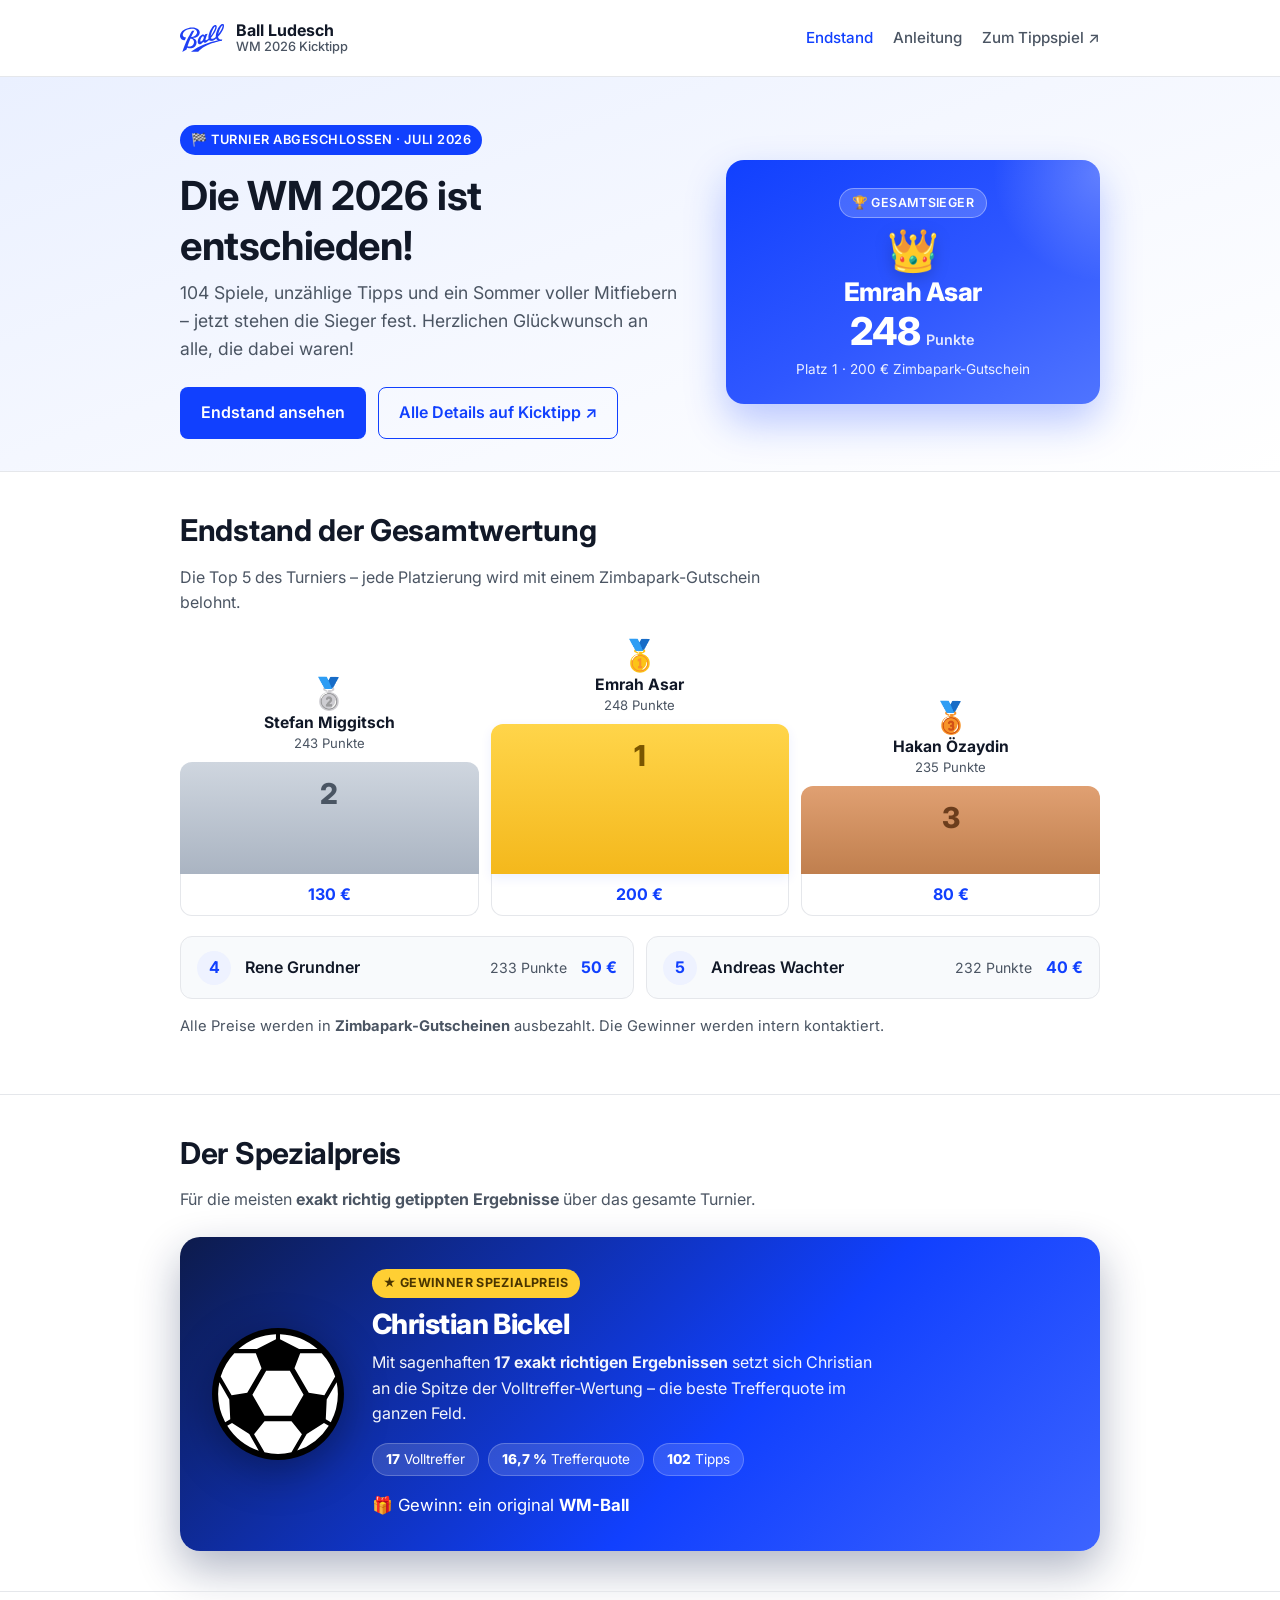
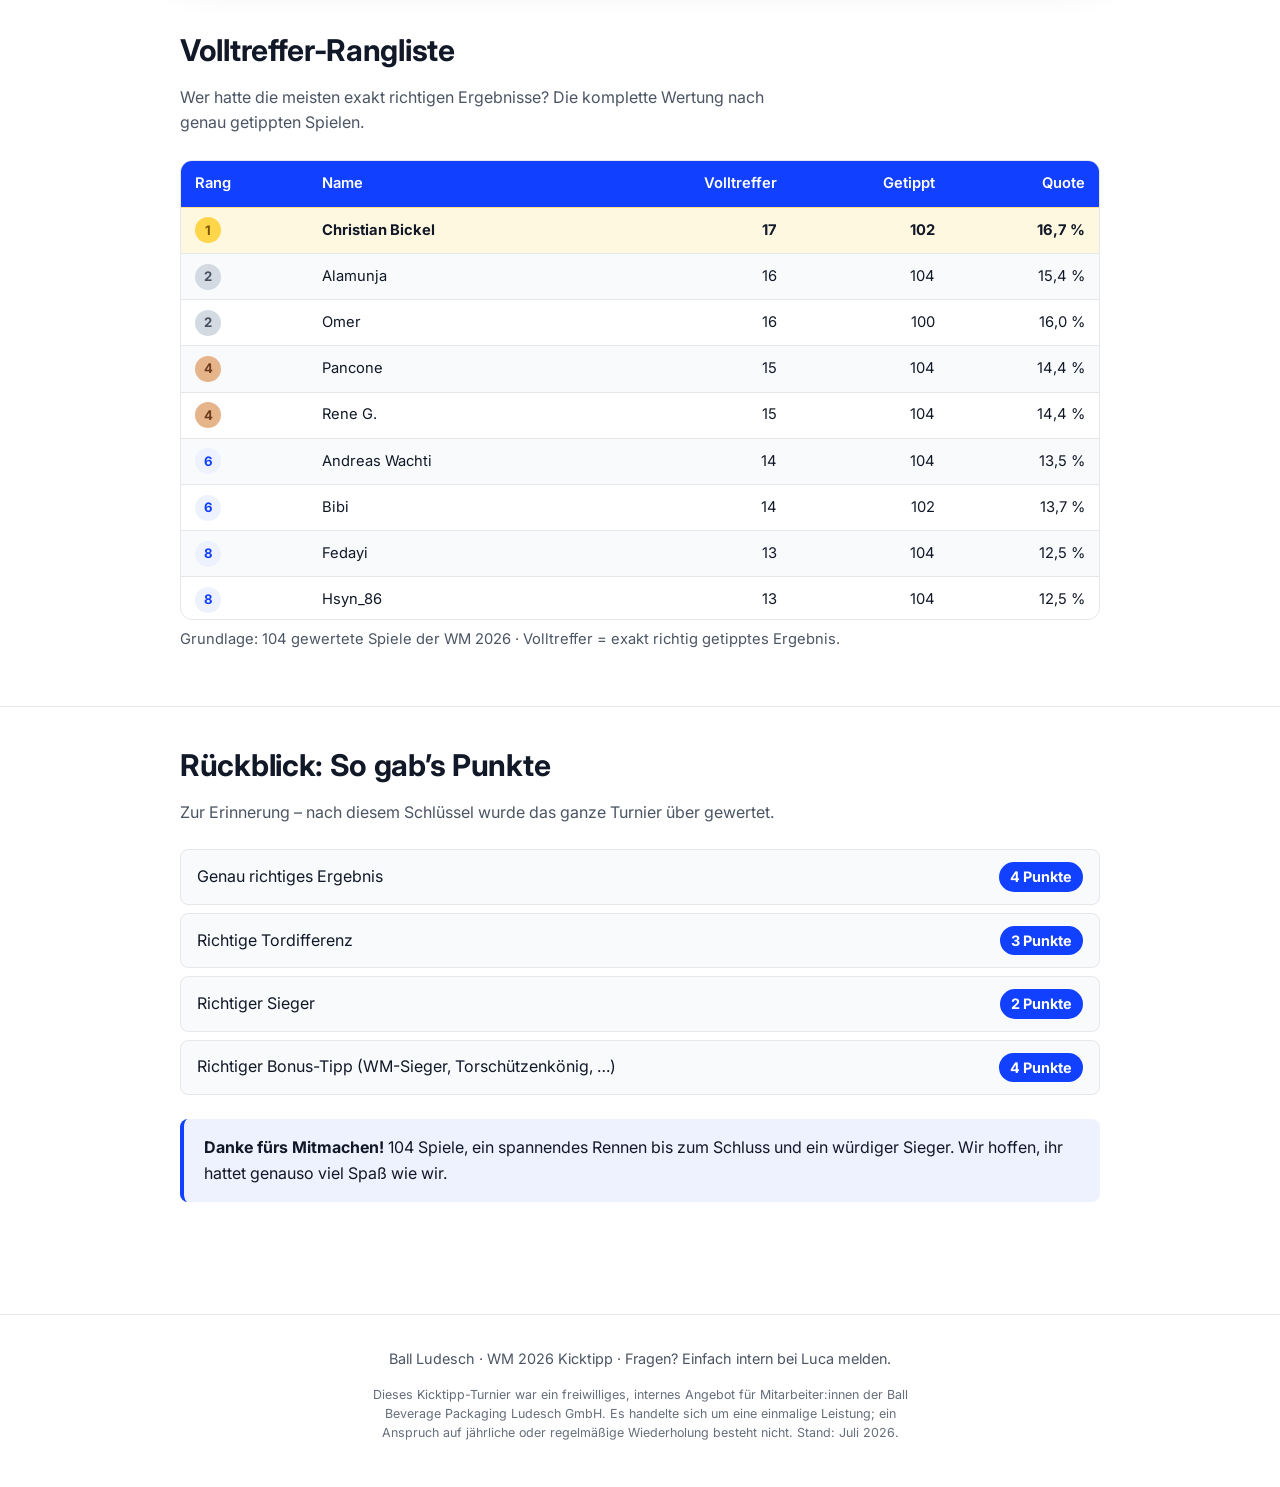
<file: index.html>
<!DOCTYPE html>
<html lang="de">
<head>
  <meta charset="UTF-8" />
  <meta name="viewport" content="width=device-width, initial-scale=1.0" />
  <meta name="description" content="WM 2026 Kicktipp von Ball Ludesch – das Turnier ist entschieden! Alle Ergebnisse, die Top 5 der Gesamtwertung und der Gewinner des Spezialpreises." />
  <meta name="theme-color" content="#1140fe" />
  <title>Endstand · WM 2026 Kicktipp · Ball Ludesch</title>

  <meta property="og:type" content="website" />
  <meta property="og:site_name" content="Ball Ludesch WM 2026 Kicktipp" />
  <meta property="og:title" content="Endstand WM 2026 Kicktipp · Ball Ludesch" />
  <meta property="og:description" content="Das Turnier ist entschieden! Alle Ergebnisse, die Top 5 und der Gewinner des Spezialpreises." />
  <meta property="og:url" content="https://luuc4.github.io/ball-ludesch-kicktipp/" />
  <meta property="og:image" content="https://luuc4.github.io/ball-ludesch-kicktipp/assets/og-image.png" />
  <meta property="og:image:width" content="1200" />
  <meta property="og:image:height" content="630" />
  <meta property="og:image:alt" content="Ball Ludesch WM 2026 Kicktipp – der Endstand" />
  <meta property="og:locale" content="de_DE" />
  <meta name="twitter:card" content="summary_large_image" />
  <meta name="twitter:title" content="Endstand WM 2026 Kicktipp · Ball Ludesch" />
  <meta name="twitter:description" content="Das Turnier ist entschieden – alle Ergebnisse auf einen Blick." />
  <meta name="twitter:image" content="https://luuc4.github.io/ball-ludesch-kicktipp/assets/og-image.png" />
  <link rel="icon" href="assets/favicon.ico" sizes="any" />
  <link rel="apple-touch-icon" href="assets/apple-touch-icon.png" />
  <link rel="manifest" href="site.webmanifest" />
  <link rel="preconnect" href="https://fonts.googleapis.com" />
  <link rel="preconnect" href="https://fonts.gstatic.com" crossorigin />
  <link href="https://fonts.googleapis.com/css2?family=Inter:wght@400;500;600;700;800&display=swap" rel="stylesheet" />
  <link rel="stylesheet" href="styles.css" />
</head>
<body>
  <header class="site-header">
    <div class="container header-inner">
      <a href="index.html" class="brand">
        <img src="assets/logo.svg" alt="Ball Ludesch Kicktipp Logo" class="brand-logo" />
        <span class="brand-text">
          <span class="brand-title">Ball Ludesch</span>
          <span class="brand-sub">WM 2026 Kicktipp</span>
        </span>
      </a>
      <nav class="nav" aria-label="Hauptnavigation">
        <a href="index.html" class="active">Endstand</a>
        <a href="anleitung.html">Anleitung</a>
        <a href="https://www.kicktipp.de/ball-ludesch/" target="_blank" rel="noopener">Zum Tippspiel ↗</a>
      </nav>
    </div>
  </header>

  <main>
    <section class="hero hero--final">
      <div class="confetti" aria-hidden="true">
        <span></span><span></span><span></span><span></span><span></span>
        <span></span><span></span><span></span><span></span><span></span>
        <span></span><span></span><span></span><span></span><span></span>
        <span></span><span></span><span></span><span></span><span></span>
      </div>
      <div class="container hero-inner">
        <div class="hero-copy">
          <span class="hero-eyebrow">🏁 Turnier abgeschlossen · Juli 2026</span>
          <h1>Die WM 2026 ist entschieden!</h1>
          <p class="hero-lead">
            104 Spiele, unzählige Tipps und ein Sommer voller Mitfiebern – jetzt stehen die
            Sieger fest. Herzlichen Glückwunsch an alle, die dabei waren!
          </p>
          <div class="cta-row">
            <a class="btn btn-primary" href="#endstand">Endstand ansehen</a>
            <a class="btn btn-secondary" href="https://www.kicktipp.de/ball-ludesch/" target="_blank" rel="noopener">
              Alle Details auf Kicktipp ↗
            </a>
          </div>
        </div>
        <aside class="champion-card" aria-label="Gesamtsieger">
          <span class="champion-card__badge">🏆 Gesamtsieger</span>
          <span class="champion-card__crown" aria-hidden="true">👑</span>
          <span class="champion-card__name">Emrah Asar</span>
          <span class="champion-card__points">248 <small>Punkte</small></span>
          <span class="champion-card__note">Platz 1 · 200&nbsp;€ Zimbapark-Gutschein</span>
        </aside>
      </div>
    </section>

    <section id="endstand">
      <div class="container">
        <div class="section-head">
          <h2>Endstand der Gesamtwertung</h2>
          <p>Die Top 5 des Turniers – jede Platzierung wird mit einem Zimbapark-Gutschein belohnt.</p>
        </div>

        <ol class="podium" aria-label="Podium der Top 3">
          <li class="podium__place podium__place--2">
            <span class="podium__medal">🥈</span>
            <span class="podium__name">Stefan Miggitsch</span>
            <span class="podium__points">243 Punkte</span>
            <span class="podium__bar"><span class="podium__rank">2</span></span>
            <span class="podium__prize">130&nbsp;€</span>
          </li>
          <li class="podium__place podium__place--1">
            <span class="podium__medal">🥇</span>
            <span class="podium__name">Emrah Asar</span>
            <span class="podium__points">248 Punkte</span>
            <span class="podium__bar"><span class="podium__rank">1</span></span>
            <span class="podium__prize">200&nbsp;€</span>
          </li>
          <li class="podium__place podium__place--3">
            <span class="podium__medal">🥉</span>
            <span class="podium__name">Hakan Özaydin</span>
            <span class="podium__points">235 Punkte</span>
            <span class="podium__bar"><span class="podium__rank">3</span></span>
            <span class="podium__prize">80&nbsp;€</span>
          </li>
        </ol>

        <ol class="runners" aria-label="Plätze 4 und 5">
          <li>
            <span class="runners__rank">4</span>
            <span class="runners__name">Rene Grundner</span>
            <span class="runners__points">233 Punkte</span>
            <span class="runners__prize">50&nbsp;€</span>
          </li>
          <li>
            <span class="runners__rank">5</span>
            <span class="runners__name">Andreas Wachter</span>
            <span class="runners__points">232 Punkte</span>
            <span class="runners__prize">40&nbsp;€</span>
          </li>
        </ol>

        <p class="voucher-note">
          Alle Preise werden in <strong>Zimbapark-Gutscheinen</strong> ausbezahlt. Die Gewinner werden intern kontaktiert.
        </p>
      </div>
    </section>

    <section id="spezialpreis">
      <div class="container">
        <div class="section-head">
          <h2>Der Spezialpreis</h2>
          <p>Für die meisten <strong>exakt richtig getippten Ergebnisse</strong> über das gesamte Turnier.</p>
        </div>
        <div class="special-winner">
          <div class="special-winner__ball" aria-hidden="true">
            <img src="assets/soccer_ball.svg" alt="" />
          </div>
          <div class="special-winner__body">
            <span class="special-winner__badge">★ Gewinner Spezialpreis</span>
            <h3 class="special-winner__name">Christian Bickel</h3>
            <p class="special-winner__desc">
              Mit sagenhaften <strong>17 exakt richtigen Ergebnissen</strong> setzt sich Christian
              an die Spitze der Volltreffer-Wertung – die beste Trefferquote im ganzen Feld.
            </p>
            <div class="special-winner__stats">
              <span><strong>17</strong> Volltreffer</span>
              <span><strong>16,7&nbsp;%</strong> Trefferquote</span>
              <span><strong>102</strong> Tipps</span>
            </div>
            <p class="special-winner__prize">🎁 Gewinn: ein original <strong>WM-Ball</strong></p>
          </div>
        </div>
      </div>
    </section>

    <section id="volltreffer">
      <div class="container">
        <div class="section-head">
          <h2>Volltreffer-Rangliste</h2>
          <p>Wer hatte die meisten exakt richtigen Ergebnisse? Die komplette Wertung nach genau getippten Spielen.</p>
        </div>
        <div class="table-wrap">
          <table class="ranking">
            <thead>
              <tr>
                <th scope="col">Rang</th>
                <th scope="col">Name</th>
                <th scope="col" class="num">Volltreffer</th>
                <th scope="col" class="num">Getippt</th>
                <th scope="col" class="num">Quote</th>
              </tr>
            </thead>
            <tbody>
              <tr class="is-winner"><td><span class="pos pos--1">1</span></td><td>Christian Bickel</td><td class="num">17</td><td class="num">102</td><td class="num">16,7&nbsp;%</td></tr>
              <tr><td><span class="pos pos--2">2</span></td><td>Alamunja</td><td class="num">16</td><td class="num">104</td><td class="num">15,4&nbsp;%</td></tr>
              <tr><td><span class="pos pos--2">2</span></td><td>Omer</td><td class="num">16</td><td class="num">100</td><td class="num">16,0&nbsp;%</td></tr>
              <tr><td><span class="pos pos--3">4</span></td><td>Pancone</td><td class="num">15</td><td class="num">104</td><td class="num">14,4&nbsp;%</td></tr>
              <tr><td><span class="pos pos--3">4</span></td><td>Rene G.</td><td class="num">15</td><td class="num">104</td><td class="num">14,4&nbsp;%</td></tr>
              <tr><td><span class="pos">6</span></td><td>Andreas Wachti</td><td class="num">14</td><td class="num">104</td><td class="num">13,5&nbsp;%</td></tr>
              <tr><td><span class="pos">6</span></td><td>Bibi</td><td class="num">14</td><td class="num">102</td><td class="num">13,7&nbsp;%</td></tr>
              <tr><td><span class="pos">8</span></td><td>Fedayi</td><td class="num">13</td><td class="num">104</td><td class="num">12,5&nbsp;%</td></tr>
              <tr><td><span class="pos">8</span></td><td>Hsyn_86</td><td class="num">13</td><td class="num">104</td><td class="num">12,5&nbsp;%</td></tr>
              <tr><td><span class="pos">10</span></td><td>Alen B.</td><td class="num">12</td><td class="num">104</td><td class="num">11,5&nbsp;%</td></tr>
              <tr><td><span class="pos">10</span></td><td>Hakan41</td><td class="num">12</td><td class="num">104</td><td class="num">11,5&nbsp;%</td></tr>
              <tr><td><span class="pos">10</span></td><td>Stefan Miggitsch</td><td class="num">12</td><td class="num">103</td><td class="num">11,7&nbsp;%</td></tr>
              <tr><td><span class="pos">13</span></td><td>Domenik</td><td class="num">11</td><td class="num">104</td><td class="num">10,6&nbsp;%</td></tr>
              <tr><td><span class="pos">13</span></td><td>Elvedin</td><td class="num">11</td><td class="num">104</td><td class="num">10,6&nbsp;%</td></tr>
              <tr><td><span class="pos">15</span></td><td>Api</td><td class="num">10</td><td class="num">104</td><td class="num">9,6&nbsp;%</td></tr>
              <tr><td><span class="pos">15</span></td><td>Emrah58</td><td class="num">10</td><td class="num">104</td><td class="num">9,6&nbsp;%</td></tr>
              <tr><td><span class="pos">15</span></td><td>Hasbulla</td><td class="num">10</td><td class="num">104</td><td class="num">9,6&nbsp;%</td></tr>
              <tr><td><span class="pos">15</span></td><td>Süheyl</td><td class="num">10</td><td class="num">104</td><td class="num">9,6&nbsp;%</td></tr>
              <tr><td><span class="pos">15</span></td><td>Martin W.</td><td class="num">10</td><td class="num">102</td><td class="num">9,8&nbsp;%</td></tr>
              <tr><td><span class="pos">15</span></td><td>Zurab A.</td><td class="num">10</td><td class="num">95</td><td class="num">10,5&nbsp;%</td></tr>
              <tr><td><span class="pos">21</span></td><td>Berkan.K41</td><td class="num">9</td><td class="num">104</td><td class="num">8,7&nbsp;%</td></tr>
              <tr><td><span class="pos">21</span></td><td>Dejan H.</td><td class="num">9</td><td class="num">104</td><td class="num">8,7&nbsp;%</td></tr>
              <tr><td><span class="pos">21</span></td><td>Mario</td><td class="num">9</td><td class="num">104</td><td class="num">8,7&nbsp;%</td></tr>
              <tr><td><span class="pos">21</span></td><td>Niyazi</td><td class="num">9</td><td class="num">104</td><td class="num">8,7&nbsp;%</td></tr>
              <tr><td><span class="pos">25</span></td><td>Elias</td><td class="num">8</td><td class="num">104</td><td class="num">7,7&nbsp;%</td></tr>
              <tr><td><span class="pos">25</span></td><td>Sebi</td><td class="num">8</td><td class="num">104</td><td class="num">7,7&nbsp;%</td></tr>
              <tr><td><span class="pos">25</span></td><td>Tolga</td><td class="num">8</td><td class="num">104</td><td class="num">7,7&nbsp;%</td></tr>
              <tr><td><span class="pos">25</span></td><td>Mase M.</td><td class="num">8</td><td class="num">102</td><td class="num">7,8&nbsp;%</td></tr>
              <tr><td><span class="pos">25</span></td><td>Mr. Correct</td><td class="num">8</td><td class="num">100</td><td class="num">8,0&nbsp;%</td></tr>
              <tr><td><span class="pos">25</span></td><td>Najimdin</td><td class="num">8</td><td class="num">100</td><td class="num">8,0&nbsp;%</td></tr>
              <tr><td><span class="pos">25</span></td><td>K4SiC</td><td class="num">8</td><td class="num">99</td><td class="num">8,1&nbsp;%</td></tr>
              <tr><td><span class="pos">25</span></td><td>Baran Cey</td><td class="num">8</td><td class="num">83</td><td class="num">9,6&nbsp;%</td></tr>
              <tr><td><span class="pos">25</span></td><td>Master Shifu</td><td class="num">8</td><td class="num">70</td><td class="num">11,4&nbsp;%</td></tr>
              <tr><td><span class="pos">34</span></td><td>Mulli</td><td class="num">7</td><td class="num">104</td><td class="num">6,7&nbsp;%</td></tr>
              <tr><td><span class="pos">34</span></td><td>Veyis1987</td><td class="num">7</td><td class="num">104</td><td class="num">6,7&nbsp;%</td></tr>
              <tr><td><span class="pos">34</span></td><td>Laz61</td><td class="num">7</td><td class="num">103</td><td class="num">6,8&nbsp;%</td></tr>
              <tr><td><span class="pos">34</span></td><td>Anis96</td><td class="num">7</td><td class="num">102</td><td class="num">6,9&nbsp;%</td></tr>
              <tr><td><span class="pos">34</span></td><td>Leo</td><td class="num">7</td><td class="num">102</td><td class="num">6,9&nbsp;%</td></tr>
              <tr><td><span class="pos">34</span></td><td>Resül</td><td class="num">7</td><td class="num">100</td><td class="num">7,0&nbsp;%</td></tr>
              <tr><td><span class="pos">34</span></td><td>Soner</td><td class="num">7</td><td class="num">98</td><td class="num">7,1&nbsp;%</td></tr>
              <tr><td><span class="pos">34</span></td><td>Sabri C.</td><td class="num">7</td><td class="num">97</td><td class="num">7,2&nbsp;%</td></tr>
              <tr><td><span class="pos">34</span></td><td>Ali99</td><td class="num">7</td><td class="num">87</td><td class="num">8,0&nbsp;%</td></tr>
              <tr><td><span class="pos">34</span></td><td>Klaudi76</td><td class="num">7</td><td class="num">82</td><td class="num">8,5&nbsp;%</td></tr>
              <tr><td><span class="pos">44</span></td><td>Elvis</td><td class="num">6</td><td class="num">103</td><td class="num">5,8&nbsp;%</td></tr>
              <tr><td><span class="pos">44</span></td><td>Atilla10</td><td class="num">6</td><td class="num">101</td><td class="num">5,9&nbsp;%</td></tr>
              <tr><td><span class="pos">44</span></td><td>Kadir</td><td class="num">6</td><td class="num">99</td><td class="num">6,1&nbsp;%</td></tr>
              <tr><td><span class="pos">44</span></td><td>SYM</td><td class="num">6</td><td class="num">88</td><td class="num">6,8&nbsp;%</td></tr>
              <tr><td><span class="pos">44</span></td><td>Asmir K.</td><td class="num">6</td><td class="num">84</td><td class="num">7,1&nbsp;%</td></tr>
              <tr><td><span class="pos">44</span></td><td>Dekorwechsel</td><td class="num">6</td><td class="num">84</td><td class="num">7,1&nbsp;%</td></tr>
              <tr><td><span class="pos">50</span></td><td>Zijad</td><td class="num">5</td><td class="num">99</td><td class="num">5,1&nbsp;%</td></tr>
              <tr><td><span class="pos">50</span></td><td>Furkan46</td><td class="num">5</td><td class="num">95</td><td class="num">5,3&nbsp;%</td></tr>
              <tr><td><span class="pos">50</span></td><td>Blackmamba57</td><td class="num">5</td><td class="num">92</td><td class="num">5,4&nbsp;%</td></tr>
              <tr><td><span class="pos">50</span></td><td>Scherlatan</td><td class="num">5</td><td class="num">79</td><td class="num">6,3&nbsp;%</td></tr>
              <tr><td><span class="pos">54</span></td><td>The0riginals</td><td class="num">4</td><td class="num">104</td><td class="num">3,8&nbsp;%</td></tr>
              <tr><td><span class="pos">54</span></td><td>Deividas.B</td><td class="num">4</td><td class="num">61</td><td class="num">6,6&nbsp;%</td></tr>
              <tr><td><span class="pos">56</span></td><td>Hari94</td><td class="num">3</td><td class="num">28</td><td class="num">10,7&nbsp;%</td></tr>
              <tr><td><span class="pos">56</span></td><td>Umut</td><td class="num">3</td><td class="num">21</td><td class="num">14,3&nbsp;%</td></tr>
              <tr><td><span class="pos">58</span></td><td>ÜNIPAPI</td><td class="num">2</td><td class="num">32</td><td class="num">6,2&nbsp;%</td></tr>
              <tr><td><span class="pos">58</span></td><td>CemBam</td><td class="num">2</td><td class="num">28</td><td class="num">7,1&nbsp;%</td></tr>
              <tr><td><span class="pos">60</span></td><td>TEKIN</td><td class="num">1</td><td class="num">16</td><td class="num">6,2&nbsp;%</td></tr>
              <tr><td><span class="pos">60</span></td><td>Jama</td><td class="num">1</td><td class="num">7</td><td class="num">14,3&nbsp;%</td></tr>
              <tr><td><span class="pos">60</span></td><td>Miran</td><td class="num">1</td><td class="num">6</td><td class="num">16,7&nbsp;%</td></tr>
            </tbody>
          </table>
        </div>
        <p class="voucher-note">Grundlage: 104 gewertete Spiele der WM 2026 · Volltreffer = exakt richtig getipptes Ergebnis.</p>
      </div>
    </section>

    <section id="punkte">
      <div class="container">
        <div class="section-head">
          <h2>Rückblick: So gab’s Punkte</h2>
          <p>Zur Erinnerung – nach diesem Schlüssel wurde das ganze Turnier über gewertet.</p>
        </div>
        <ul class="points">
          <li><span>Genau richtiges Ergebnis</span><span class="pts">4 Punkte</span></li>
          <li><span>Richtige Tordifferenz</span><span class="pts">3 Punkte</span></li>
          <li><span>Richtiger Sieger</span><span class="pts">2 Punkte</span></li>
          <li><span>Richtiger Bonus-Tipp (WM-Sieger, Torschützenkönig, …)</span><span class="pts">4 Punkte</span></li>
        </ul>
        <div class="callout">
          <p><strong>Danke fürs Mitmachen!</strong> 104 Spiele, ein spannendes Rennen bis zum Schluss und ein würdiger Sieger. Wir hoffen, ihr hattet genauso viel Spaß wie wir.</p>
        </div>
      </div>
    </section>
  </main>

  <footer class="site-footer">
    <div class="container">
      <p>Ball Ludesch · WM 2026 Kicktipp · Fragen? Einfach intern bei Luca melden.</p>
      <p class="disclaimer">
        Dieses Kicktipp-Turnier war ein freiwilliges, internes Angebot für Mitarbeiter:innen der
        Ball Beverage Packaging Ludesch GmbH. Es handelte sich um eine einmalige Leistung;
        ein Anspruch auf jährliche oder regelmäßige Wiederholung besteht nicht. Stand: Juli 2026.
      </p>
    </div>
  </footer>
</body>
</html>
</file>
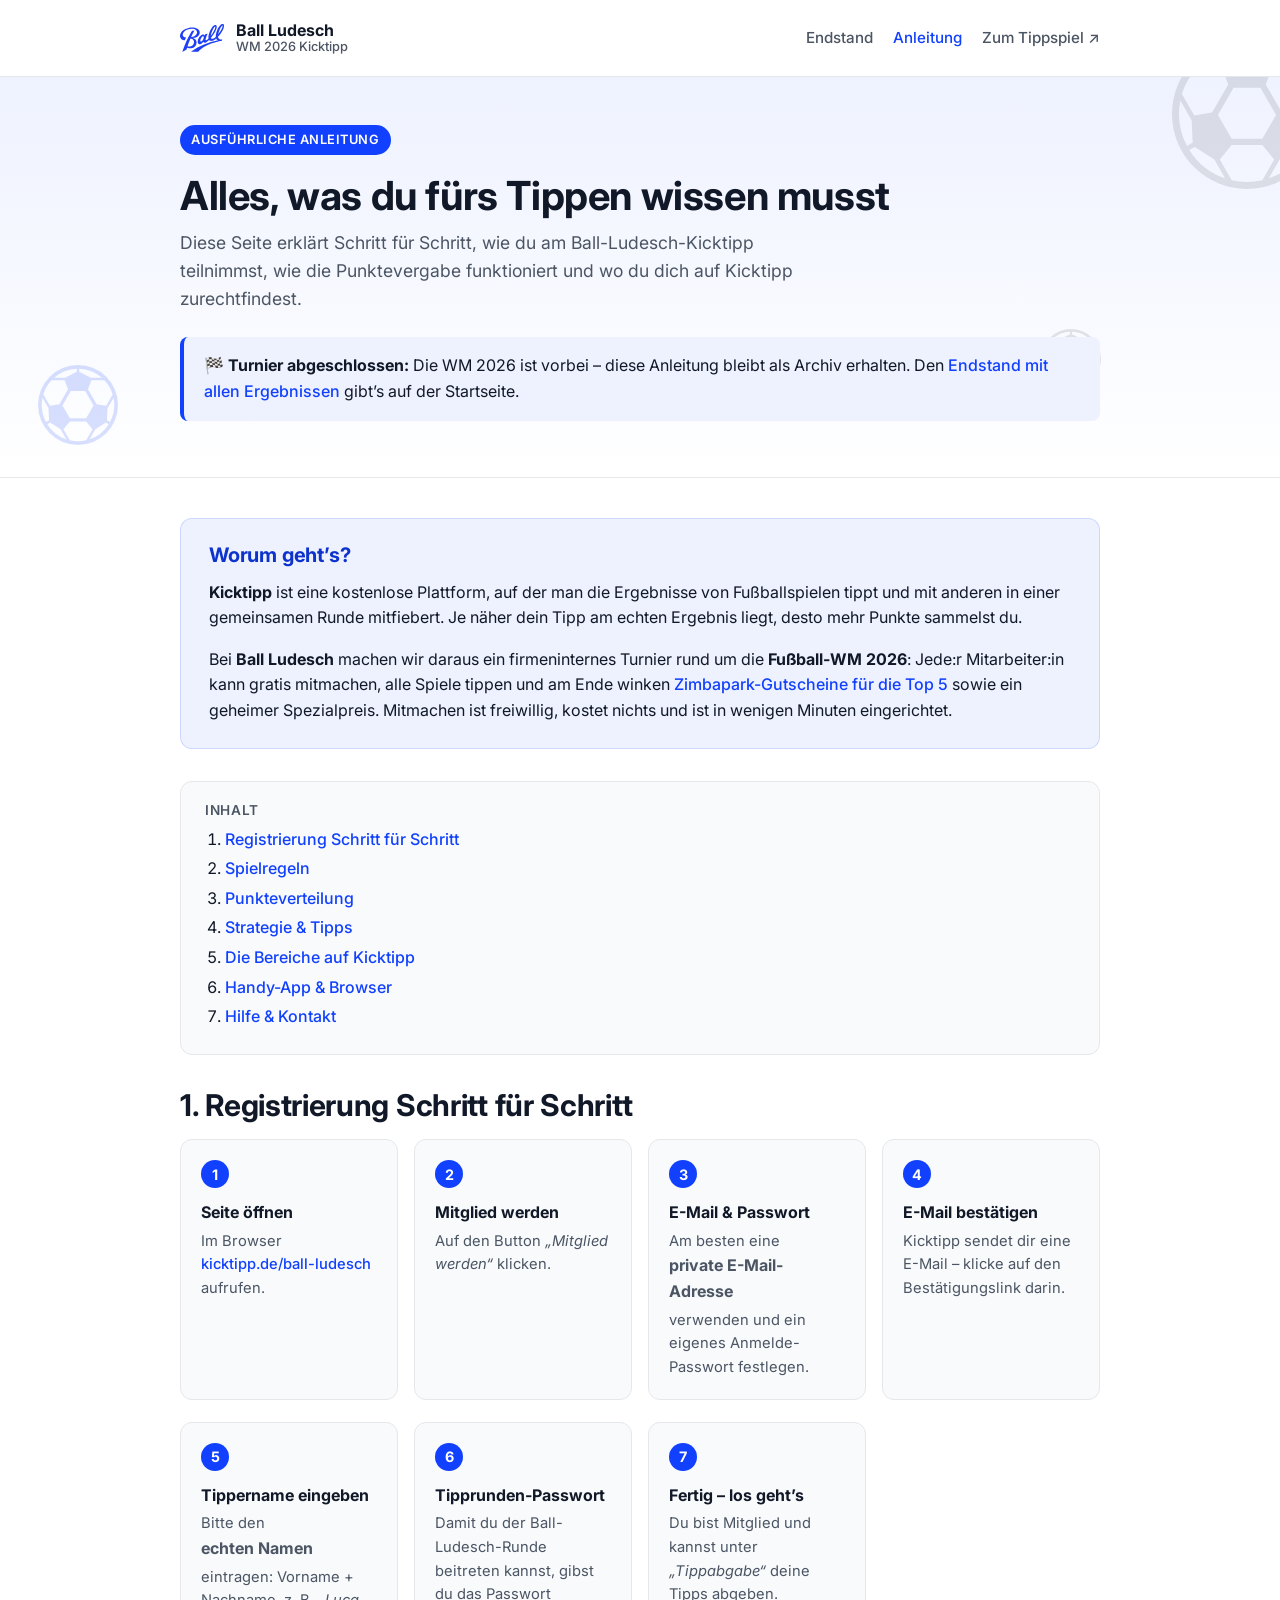
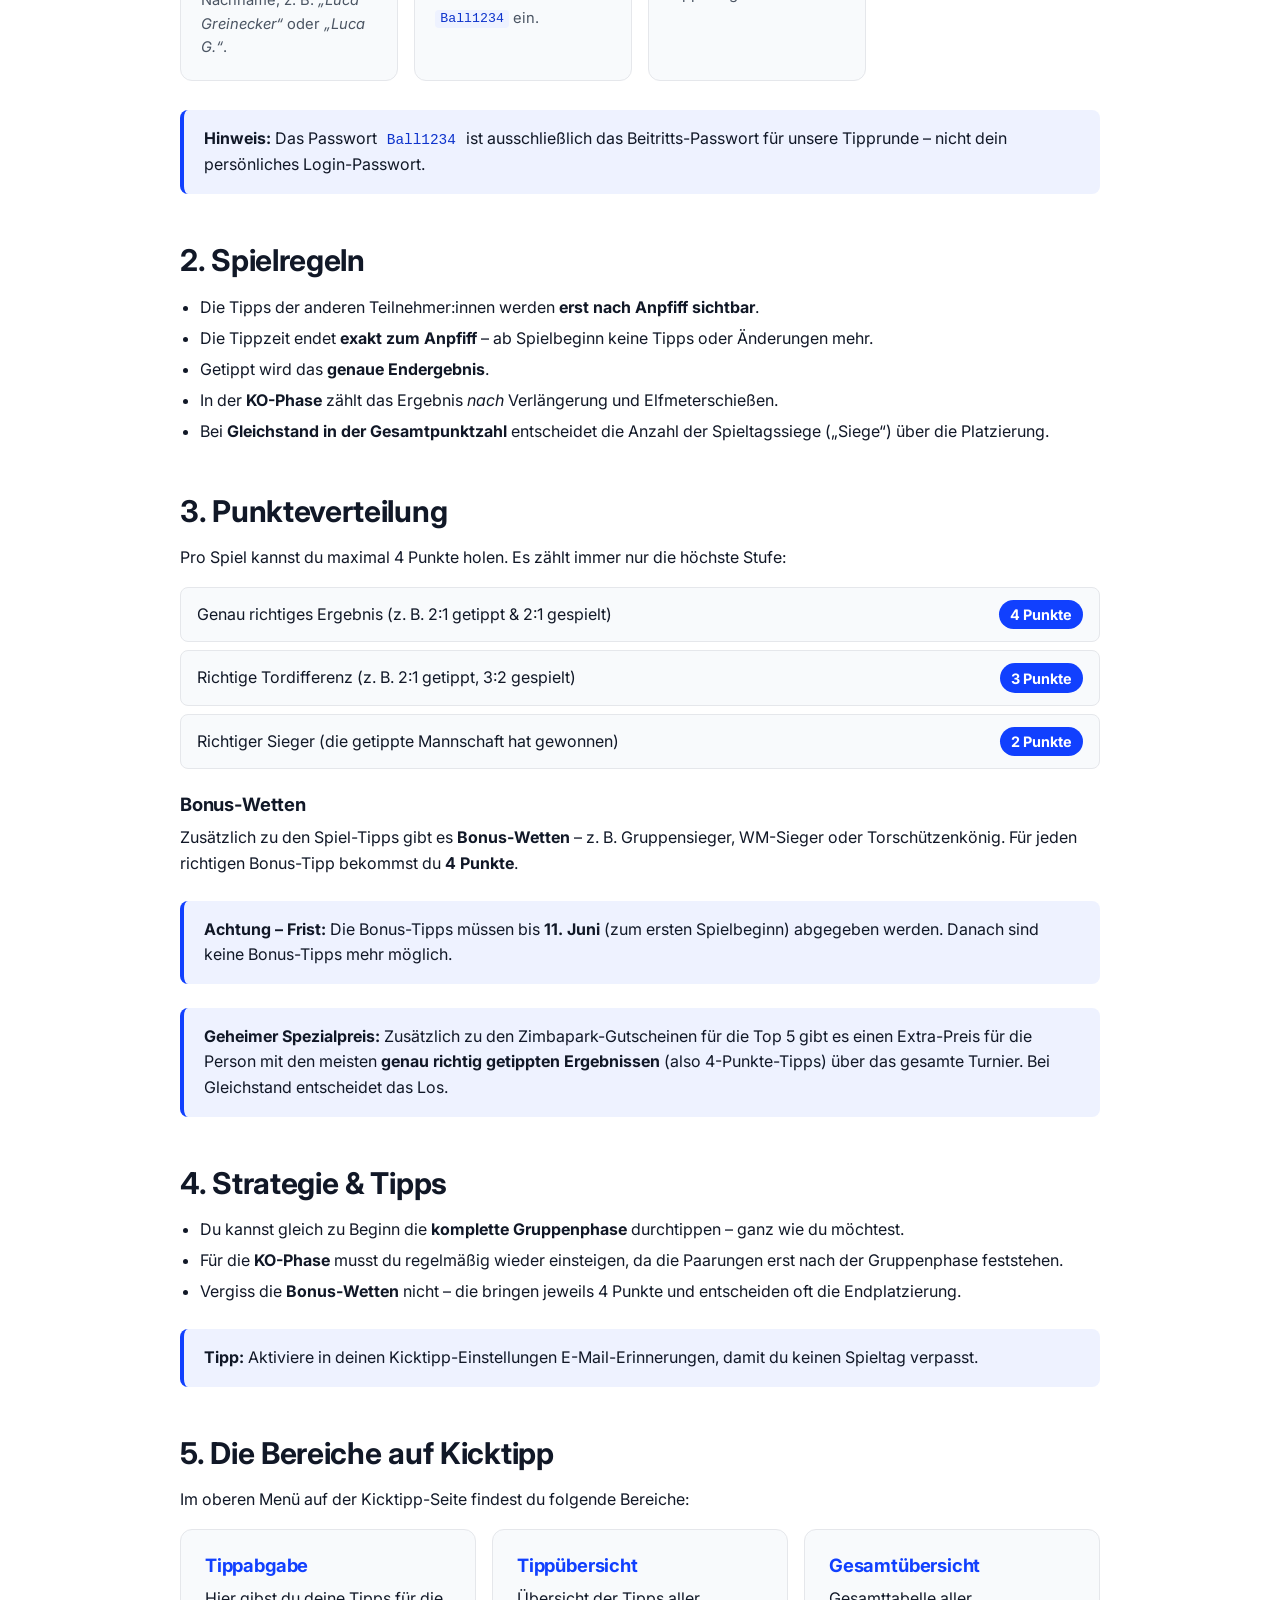
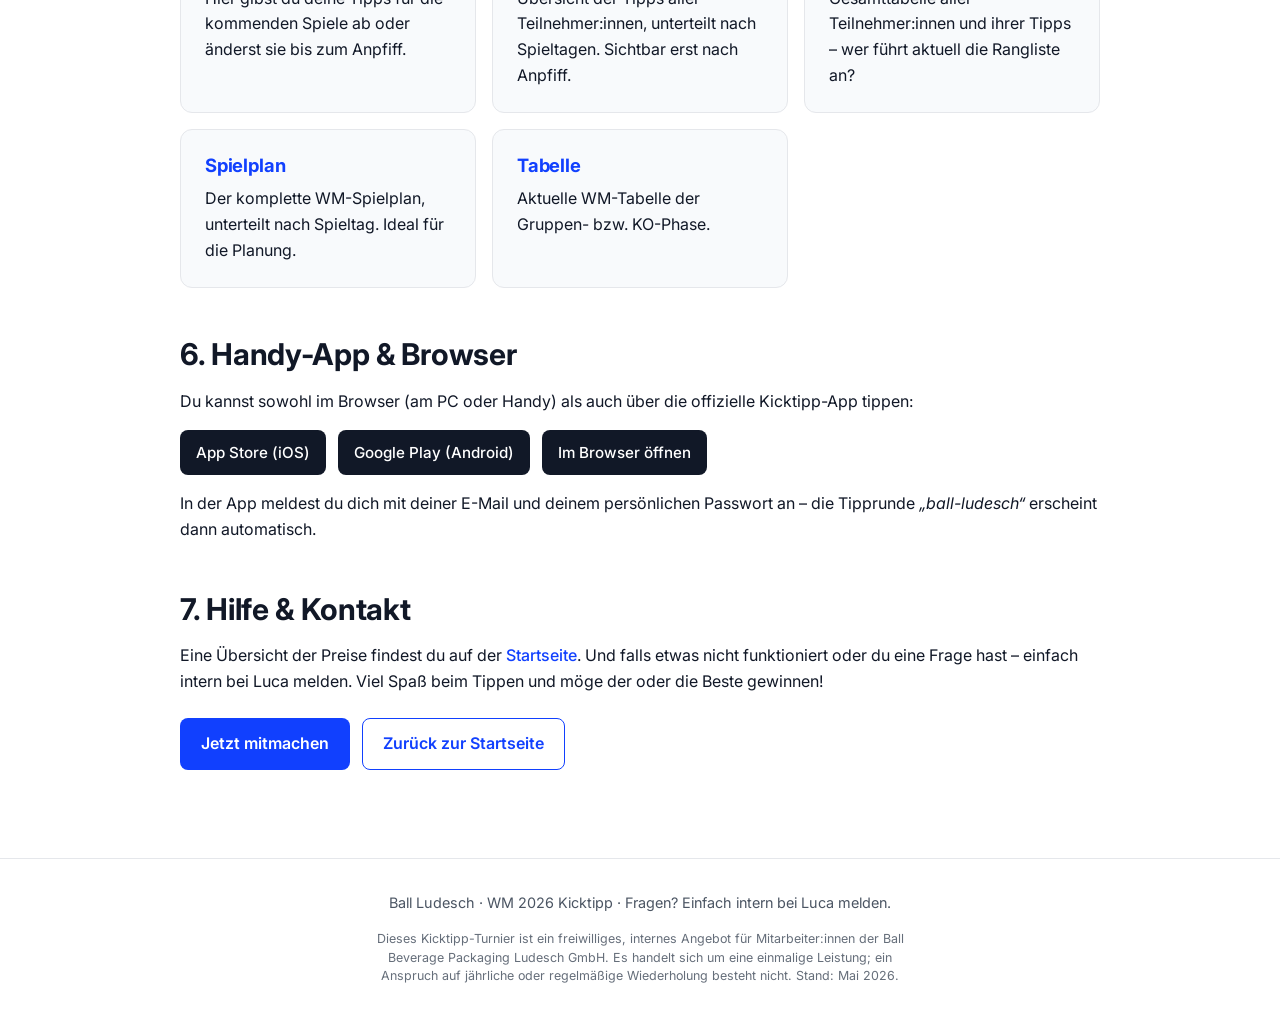
<file: anleitung.html>
<!DOCTYPE html>
<html lang="de">
<head>
  <meta charset="UTF-8" />
  <meta name="viewport" content="width=device-width, initial-scale=1.0" />
  <meta name="description" content="Detaillierte Anleitung zum Ball Ludesch Kicktipp-Turnier für die Fußball-WM 2026." />
  <meta name="theme-color" content="#1140fe" />
  <title>Anleitung · WM 2026 Kicktipp · Ball Ludesch</title>

  <meta property="og:type" content="article" />
  <meta property="og:site_name" content="Ball Ludesch WM 2026 Kicktipp" />
  <meta property="og:title" content="Anleitung · WM 2026 Kicktipp · Ball Ludesch" />
  <meta property="og:description" content="Schritt-für-Schritt-Anleitung zur Anmeldung, Spielregeln, Punkteverteilung und Erklärung der Kicktipp-Bereiche." />
  <meta property="og:url" content="https://luuc4.github.io/ball-ludesch-kicktipp/anleitung.html" />
  <meta property="og:image" content="https://luuc4.github.io/ball-ludesch-kicktipp/assets/og-image.png" />
  <meta property="og:image:width" content="1200" />
  <meta property="og:image:height" content="630" />
  <meta property="og:image:alt" content="Ball Ludesch WM 2026 Kicktipp – Anleitung" />
  <meta property="og:locale" content="de_DE" />
  <meta name="twitter:card" content="summary_large_image" />
  <meta name="twitter:title" content="Anleitung · WM 2026 Kicktipp · Ball Ludesch" />
  <meta name="twitter:description" content="Schritt-für-Schritt-Anleitung zur Anmeldung und alle Spielregeln." />
  <meta name="twitter:image" content="https://luuc4.github.io/ball-ludesch-kicktipp/assets/og-image.png" />
  <link rel="icon" href="assets/favicon.ico" sizes="any" />
  <link rel="apple-touch-icon" href="assets/apple-touch-icon.png" />
  <link rel="manifest" href="site.webmanifest" />
  <link rel="preconnect" href="https://fonts.googleapis.com" />
  <link rel="preconnect" href="https://fonts.gstatic.com" crossorigin />
  <link href="https://fonts.googleapis.com/css2?family=Inter:wght@400;500;600;700&display=swap" rel="stylesheet" />
  <link rel="stylesheet" href="styles.css" />
</head>
<body>
  <header class="site-header">
    <div class="container header-inner">
      <a href="index.html" class="brand">
        <img src="assets/logo.svg" alt="Ball Ludesch Kicktipp Logo" class="brand-logo" />
        <span class="brand-text">
          <span class="brand-title">Ball Ludesch</span>
          <span class="brand-sub">WM 2026 Kicktipp</span>
        </span>
      </a>
      <nav class="nav" aria-label="Hauptnavigation">
        <a href="index.html">Endstand</a>
        <a href="anleitung.html" class="active">Anleitung</a>
        <a href="https://www.kicktipp.de/ball-ludesch/" target="_blank" rel="noopener">Zum Tippspiel ↗</a>
      </nav>
    </div>
  </header>

  <main>
    <section class="hero">
      <div class="ball-decor" aria-hidden="true">
        <span class="ball ball--1"></span>
        <span class="ball ball--2 ball--blue"></span>
        <span class="ball ball--4"></span>
      </div>
      <div class="container">
        <span class="hero-eyebrow">Ausführliche Anleitung</span>
        <h1>Alles, was du fürs Tippen wissen musst</h1>
        <p class="hero-lead">
          Diese Seite erklärt Schritt für Schritt, wie du am Ball-Ludesch-Kicktipp teilnimmst,
          wie die Punktevergabe funktioniert und wo du dich auf Kicktipp zurechtfindest.
        </p>
        <div class="callout" style="margin-top:1.5rem">
          <p><strong>🏁 Turnier abgeschlossen:</strong> Die WM 2026 ist vorbei – diese Anleitung bleibt als Archiv erhalten. Den <a href="index.html">Endstand mit allen Ergebnissen</a> gibt’s auf der Startseite.</p>
        </div>
      </div>
    </section>

    <section>
      <div class="container">
        <div class="intro-box">
          <h2>Worum geht’s?</h2>
          <p>
            <strong>Kicktipp</strong> ist eine kostenlose Plattform, auf der man die Ergebnisse von Fußballspielen
            tippt und mit anderen in einer gemeinsamen Runde mitfiebert. Je näher dein Tipp am echten Ergebnis liegt,
            desto mehr Punkte sammelst du.
          </p>
          <p>
            Bei <strong>Ball Ludesch</strong> machen wir daraus ein firmeninternes Turnier rund um die <strong>Fußball-WM 2026</strong>:
            Jede:r Mitarbeiter:in kann gratis mitmachen, alle Spiele tippen und am Ende winken
            <a href="index.html#preise">Zimbapark-Gutscheine für die Top 5</a> sowie ein geheimer Spezialpreis.
            Mitmachen ist freiwillig, kostet nichts und ist in wenigen Minuten eingerichtet.
          </p>
        </div>

        <nav class="toc" aria-label="Inhaltsverzeichnis">
          <h3>Inhalt</h3>
          <ol>
            <li><a href="#registrierung">Registrierung Schritt für Schritt</a></li>
            <li><a href="#spielregeln">Spielregeln</a></li>
            <li><a href="#punkteverteilung">Punkteverteilung</a></li>
            <li><a href="#tippabgabe">Strategie &amp; Tipps</a></li>
            <li><a href="#bereiche">Die Bereiche auf Kicktipp</a></li>
            <li><a href="#handy">Handy-App & Browser</a></li>
            <li><a href="#hilfe">Hilfe & Kontakt</a></li>
          </ol>
        </nav>

        <article id="registrierung" class="section-block">
          <h2>1. Registrierung Schritt für Schritt</h2>
          <ol class="steps">
            <li>
              <strong>Seite öffnen</strong>
              <p>Im Browser <a href="https://www.kicktipp.de/ball-ludesch/" target="_blank" rel="noopener">kicktipp.de/ball-ludesch</a> aufrufen.</p>
            </li>
            <li>
              <strong>Mitglied werden</strong>
              <p>Auf den Button <em>„Mitglied werden“</em> klicken.</p>
            </li>
            <li>
              <strong>E-Mail &amp; Passwort</strong>
              <p>Am besten eine <strong>private E-Mail-Adresse</strong> verwenden und ein eigenes Anmelde-Passwort festlegen.</p>
            </li>
            <li>
              <strong>E-Mail bestätigen</strong>
              <p>Kicktipp sendet dir eine E-Mail – klicke auf den Bestätigungslink darin.</p>
            </li>
            <li>
              <strong>Tippername eingeben</strong>
              <p>Bitte den <strong>echten Namen</strong> eintragen: Vorname + Nachname, z.&nbsp;B. <em>„Luca Greinecker“</em> oder <em>„Luca G.“</em>.</p>
            </li>
            <li>
              <strong>Tipprunden-Passwort</strong>
              <p>Damit du der Ball-Ludesch-Runde beitreten kannst, gibst du das Passwort <code>Ball1234</code> ein.</p>
            </li>
            <li>
              <strong>Fertig – los geht’s</strong>
              <p>Du bist Mitglied und kannst unter <em>„Tippabgabe“</em> deine Tipps abgeben.</p>
            </li>
          </ol>
          <div class="callout">
            <p><strong>Hinweis:</strong> Das Passwort <code>Ball1234</code> ist ausschließlich das Beitritts-Passwort für unsere Tipprunde – nicht dein persönliches Login-Passwort.</p>
          </div>
        </article>

        <article id="spielregeln" class="section-block">
          <h2>2. Spielregeln</h2>
          <ul>
            <li>Die Tipps der anderen Teilnehmer:innen werden <strong>erst nach Anpfiff sichtbar</strong>.</li>
            <li>Die Tippzeit endet <strong>exakt zum Anpfiff</strong> – ab Spielbeginn keine Tipps oder Änderungen mehr.</li>
            <li>Getippt wird das <strong>genaue Endergebnis</strong>.</li>
            <li>In der <strong>KO-Phase</strong> zählt das Ergebnis <em>nach</em> Verlängerung und Elfmeterschießen.</li>
            <li>Bei <strong>Gleichstand in der Gesamtpunktzahl</strong> entscheidet die Anzahl der Spieltagssiege („Siege“) über die Platzierung.</li>
          </ul>
        </article>

        <article id="punkteverteilung" class="section-block">
          <h2>3. Punkteverteilung</h2>
          <p>Pro Spiel kannst du maximal 4 Punkte holen. Es zählt immer nur die höchste Stufe:</p>
          <ul class="points">
            <li><span>Genau richtiges Ergebnis (z.&nbsp;B. 2:1 getippt &amp; 2:1 gespielt)</span><span class="pts">4 Punkte</span></li>
            <li><span>Richtige Tordifferenz (z.&nbsp;B. 2:1 getippt, 3:2 gespielt)</span><span class="pts">3 Punkte</span></li>
            <li><span>Richtiger Sieger (die getippte Mannschaft hat gewonnen)</span><span class="pts">2 Punkte</span></li>
          </ul>
          <h3 style="margin-top:1.5rem">Bonus-Wetten</h3>
          <p>
            Zusätzlich zu den Spiel-Tipps gibt es <strong>Bonus-Wetten</strong> – z.&nbsp;B. Gruppensieger,
            WM-Sieger oder Torschützenkönig. Für jeden richtigen Bonus-Tipp bekommst du
            <strong>4 Punkte</strong>.
          </p>
          <div class="callout">
            <p><strong>Achtung – Frist:</strong> Die Bonus-Tipps müssen bis <strong>11.&nbsp;Juni</strong> (zum ersten Spielbeginn) abgegeben werden. Danach sind keine Bonus-Tipps mehr möglich.</p>
          </div>
          <div class="callout">
            <p><strong>Geheimer Spezialpreis:</strong> Zusätzlich zu den Zimbapark-Gutscheinen für die Top 5 gibt es einen
            Extra-Preis für die Person mit den meisten <strong>genau richtig getippten Ergebnissen</strong>
            (also 4-Punkte-Tipps) über das gesamte Turnier. Bei Gleichstand entscheidet das Los.</p>
          </div>
        </article>

        <article id="tippabgabe" class="section-block">
          <h2>4. Strategie &amp; Tipps</h2>
          <ul>
            <li>Du kannst gleich zu Beginn die <strong>komplette Gruppenphase</strong> durchtippen – ganz wie du möchtest.</li>
            <li>Für die <strong>KO-Phase</strong> musst du regelmäßig wieder einsteigen, da die Paarungen erst nach der Gruppenphase feststehen.</li>
            <li>Vergiss die <strong>Bonus-Wetten</strong> nicht – die bringen jeweils 4 Punkte und entscheiden oft die Endplatzierung.</li>
          </ul>
          <div class="callout">
            <p><strong>Tipp:</strong> Aktiviere in deinen Kicktipp-Einstellungen E-Mail-Erinnerungen, damit du keinen Spieltag verpasst.</p>
          </div>
        </article>

        <article id="bereiche" class="section-block">
          <h2>5. Die Bereiche auf Kicktipp</h2>
          <p>Im oberen Menü auf der Kicktipp-Seite findest du folgende Bereiche:</p>
          <div class="cards">
            <div class="card">
              <h3>Tippabgabe</h3>
              <p>Hier gibst du deine Tipps für die kommenden Spiele ab oder änderst sie bis zum Anpfiff.</p>
            </div>
            <div class="card">
              <h3>Tippübersicht</h3>
              <p>Übersicht der Tipps aller Teilnehmer:innen, unterteilt nach Spieltagen. Sichtbar erst nach Anpfiff.</p>
            </div>
            <div class="card">
              <h3>Gesamtübersicht</h3>
              <p>Gesamttabelle aller Teilnehmer:innen und ihrer Tipps – wer führt aktuell die Rangliste an?</p>
            </div>
            <div class="card">
              <h3>Spielplan</h3>
              <p>Der komplette WM-Spielplan, unterteilt nach Spieltag. Ideal für die Planung.</p>
            </div>
            <div class="card">
              <h3>Tabelle</h3>
              <p>Aktuelle WM-Tabelle der Gruppen- bzw. KO-Phase.</p>
            </div>
          </div>
        </article>

        <article id="handy" class="section-block">
          <h2>6. Handy-App &amp; Browser</h2>
          <p>Du kannst sowohl im Browser (am PC oder Handy) als auch über die offizielle Kicktipp-App tippen:</p>
          <div class="app-links">
            <a href="https://apps.apple.com/de/app/kicktipp/id570703120" target="_blank" rel="noopener">App Store (iOS)</a>
            <a href="https://play.google.com/store/apps/details?id=de.kicktipp.mbookmark&hl=de_AT" target="_blank" rel="noopener">Google Play (Android)</a>
            <a href="https://www.kicktipp.de/ball-ludesch/" target="_blank" rel="noopener">Im Browser öffnen</a>
          </div>
          <p style="margin-top:1rem">In der App meldest du dich mit deiner E-Mail und deinem persönlichen Passwort an – die Tipprunde <em>„ball-ludesch“</em> erscheint dann automatisch.</p>
        </article>

        <article id="hilfe" class="section-block">
          <h2>7. Hilfe &amp; Kontakt</h2>
          <p>
            Eine Übersicht der Preise findest du auf der <a href="index.html#preise">Startseite</a>.
            Und falls etwas nicht funktioniert oder du eine Frage hast – einfach intern bei Luca melden.
            Viel Spaß beim Tippen und möge der oder die Beste gewinnen!
          </p>
          <div class="cta-row" style="margin-top:1.5rem">
            <a class="btn btn-primary" href="https://www.kicktipp.de/ball-ludesch/" target="_blank" rel="noopener">Jetzt mitmachen</a>
            <a class="btn btn-secondary" href="index.html">Zurück zur Startseite</a>
          </div>
        </article>
      </div>
    </section>
  </main>

  <footer class="site-footer">
    <div class="container">
      <p>Ball Ludesch · WM 2026 Kicktipp · Fragen? Einfach intern bei Luca melden.</p>
      <p class="disclaimer">
        Dieses Kicktipp-Turnier ist ein freiwilliges, internes Angebot für Mitarbeiter:innen der
        Ball Beverage Packaging Ludesch GmbH. Es handelt sich um eine einmalige Leistung;
        ein Anspruch auf jährliche oder regelmäßige Wiederholung besteht nicht. Stand: Mai 2026.
      </p>
    </div>
  </footer>
</body>
</html>
</file>
<file: styles.css>
:root {
  --color-primary: #1140fe;
  --color-primary-dark: #0d33cc;
  --color-primary-soft: #eef2ff;
  --color-text: #111827;
  --color-text-muted: #4b5563;
  --color-border: #e5e7eb;
  --color-bg: #ffffff;
  --color-bg-alt: #f8fafc;
  --radius: 12px;
  --radius-sm: 8px;
  --shadow-sm: 0 1px 2px rgba(17, 24, 39, 0.04);
  --shadow-md: 0 4px 12px rgba(17, 64, 254, 0.08);
  --max-width: 960px;
  --font-stack: "Inter", -apple-system, BlinkMacSystemFont, "Segoe UI", Roboto, sans-serif;
}

* {
  box-sizing: border-box;
}

html {
  -webkit-text-size-adjust: 100%;
  scroll-behavior: smooth;
  scroll-padding-top: 80px;
}

body {
  margin: 0;
  font-family: var(--font-stack);
  font-size: 16px;
  line-height: 1.6;
  color: var(--color-text);
  background: var(--color-bg);
  -webkit-font-smoothing: antialiased;
  -moz-osx-font-smoothing: grayscale;
}

h1, h2, h3, h4 {
  line-height: 1.25;
  margin: 0 0 0.5em;
  font-weight: 700;
  letter-spacing: -0.01em;
}

h1 { font-size: clamp(1.75rem, 4vw, 2.5rem); }
h2 { font-size: clamp(1.4rem, 3vw, 1.875rem); margin-top: 0; }
h3 { font-size: 1.15rem; }

p { margin: 0 0 1em; }

a {
  color: var(--color-primary);
  text-decoration: none;
  font-weight: 500;
}

a:hover { text-decoration: underline; }

ul, ol {
  margin: 0 0 1em;
  padding-left: 1.25rem;
}

li { margin-bottom: 0.35em; }

code, kbd {
  font-family: ui-monospace, SFMono-Regular, Menlo, Consolas, monospace;
  background: var(--color-primary-soft);
  color: var(--color-primary-dark);
  padding: 0.1em 0.4em;
  border-radius: 4px;
  font-size: 0.9em;
  font-weight: 500;
}

/* Layout */
.container {
  width: 100%;
  max-width: var(--max-width);
  margin: 0 auto;
  padding: 0 1.25rem;
}

/* Header */
.site-header {
  background: var(--color-bg);
  border-bottom: 1px solid var(--color-border);
  padding: 1rem 0;
  position: sticky;
  top: 0;
  z-index: 10;
  -webkit-backdrop-filter: blur(8px);
  backdrop-filter: blur(8px);
  background-color: rgba(255, 255, 255, 0.92);
}

.header-inner {
  display: flex;
  align-items: center;
  justify-content: space-between;
  gap: 1rem;
  flex-wrap: wrap;
}

.brand {
  display: flex;
  align-items: center;
  gap: 0.75rem;
  color: var(--color-text);
}

.brand:hover { text-decoration: none; }

.brand-logo {
  width: 44px;
  height: 44px;
  object-fit: contain;
  display: block;
}

.brand-text {
  display: flex;
  flex-direction: column;
  line-height: 1.1;
}

.brand-title {
  font-weight: 700;
  font-size: 1rem;
  color: var(--color-text);
}

.brand-sub {
  font-size: 0.8rem;
  color: var(--color-text-muted);
}

.nav {
  display: flex;
  gap: 1.25rem;
  align-items: center;
  flex-wrap: wrap;
}

.nav a {
  color: var(--color-text-muted);
  font-weight: 500;
  font-size: 0.95rem;
}

.nav a.active {
  color: var(--color-primary);
}

/* Hero */
.hero {
  padding: 3rem 0 2rem;
  background: linear-gradient(180deg, var(--color-primary-soft) 0%, var(--color-bg) 100%);
  position: relative;
  overflow: hidden;
}

.hero .container {
  position: relative;
  z-index: 1;
}

/* Decorative footballs — purely cosmetic, hidden from AT */
.ball-decor {
  position: absolute;
  inset: 0;
  pointer-events: none;
  overflow: hidden;
  z-index: 0;
}

.ball-decor .ball {
  position: absolute;
  background: url("assets/soccer_ball.svg") center/contain no-repeat;
  opacity: 0.10;
  will-change: transform;
  animation: ball-float 14s ease-in-out infinite;
}

.ball-decor .ball--blue {
  background-image: url("assets/soccer-ball-blue.svg");
  opacity: 0.16;
}

.ball-decor .ball--1 {
  width: 150px;
  height: 150px;
  top: -38px;
  right: -42px;
  animation-duration: 16s;
  animation-delay: -3s;
}

.ball-decor .ball--2 {
  width: 80px;
  height: 80px;
  bottom: 8%;
  left: 3%;
  animation-duration: 12s;
  animation-delay: -6s;
}

.ball-decor .ball--3 {
  width: 46px;
  height: 46px;
  top: 18%;
  left: 42%;
  opacity: 0.12;
  animation-duration: 18s;
  animation-delay: -9s;
}

.ball-decor .ball--4 {
  width: 60px;
  height: 60px;
  bottom: 22%;
  right: 14%;
  opacity: 0.10;
  animation-duration: 20s;
  animation-delay: -2s;
}

@keyframes ball-float {
  0%   { transform: translate3d(0, 0, 0) rotate(0deg); }
  50%  { transform: translate3d(0, -12px, 0) rotate(10deg); }
  100% { transform: translate3d(0, 0, 0) rotate(0deg); }
}

@media (prefers-reduced-motion: reduce) {
  .ball-decor .ball { animation: none; }
}

@media (max-width: 720px) {
  .ball-decor .ball--1 { width: 110px; height: 110px; top: -24px; right: -28px; }
  .ball-decor .ball--2 { width: 60px; height: 60px; bottom: 5%; left: 2%; }
  .ball-decor .ball--3 { display: none; }
  .ball-decor .ball--4 { width: 44px; height: 44px; bottom: 14%; right: 6%; }
}

.hero-inner {
  display: grid;
  grid-template-columns: 1.4fr 1fr;
  gap: 2.5rem;
  align-items: center;
}

.hero-illustration {
  display: none;
}

.hero-eyebrow {
  display: inline-block;
  background: var(--color-primary);
  color: #fff;
  font-size: 0.8rem;
  font-weight: 600;
  letter-spacing: 0.04em;
  text-transform: uppercase;
  padding: 0.3rem 0.7rem;
  border-radius: 999px;
  margin-bottom: 1rem;
}

.hero h1 {
  margin-bottom: 0.5rem;
}

.hero-lead {
  font-size: 1.1rem;
  color: var(--color-text-muted);
  margin-bottom: 1.5rem;
  max-width: 60ch;
}

.cta-row {
  display: flex;
  flex-wrap: wrap;
  gap: 0.75rem;
}

.btn {
  display: inline-flex;
  align-items: center;
  justify-content: center;
  gap: 0.5rem;
  padding: 0.75rem 1.25rem;
  border-radius: var(--radius-sm);
  font-weight: 600;
  font-size: 1rem;
  text-decoration: none;
  border: 1px solid transparent;
  transition: background-color 0.15s, border-color 0.15s, color 0.15s;
  cursor: pointer;
}

.btn-primary {
  background: var(--color-primary);
  color: #fff;
}

.btn-primary:hover {
  background: var(--color-primary-dark);
  text-decoration: none;
  color: #fff;
}

.btn-secondary {
  background: transparent;
  color: var(--color-primary);
  border-color: var(--color-primary);
}

.btn-secondary:hover {
  background: var(--color-primary-soft);
  text-decoration: none;
}

/* QR card */
.qr-card {
  background: #fff;
  border: 1px solid var(--color-border);
  border-radius: var(--radius);
  padding: 1.5rem;
  text-align: center;
  box-shadow: var(--shadow-md);
}

.qr-card img {
  width: 100%;
  max-width: 240px;
  height: auto;
  display: block;
  margin: 0 auto 0.75rem;
  border-radius: var(--radius-sm);
}

.qr-card .qr-label {
  font-size: 0.85rem;
  color: var(--color-text-muted);
  margin: 0;
}

.qr-card .qr-link {
  display: block;
  font-weight: 600;
  word-break: break-all;
  margin-top: 0.25rem;
}

/* Sections */
section {
  padding: 2.5rem 0;
}

section + section {
  border-top: 1px solid var(--color-border);
}

.section-head {
  margin-bottom: 1.5rem;
}

.section-head p {
  color: var(--color-text-muted);
  max-width: 60ch;
  margin: 0;
}

/* Steps grid */
.steps {
  display: grid;
  grid-template-columns: repeat(auto-fit, minmax(195px, 1fr));
  gap: 1rem;
  list-style: none;
  padding: 0;
  counter-reset: step;
}

.steps li {
  background: var(--color-bg-alt);
  border: 1px solid var(--color-border);
  border-radius: var(--radius);
  padding: 1.25rem;
  position: relative;
  counter-increment: step;
}

.steps li::before {
  content: counter(step);
  display: inline-flex;
  align-items: center;
  justify-content: center;
  width: 28px;
  height: 28px;
  background: var(--color-primary);
  color: #fff;
  border-radius: 50%;
  font-weight: 700;
  font-size: 0.9rem;
  margin-bottom: 0.75rem;
}

.steps li strong {
  display: block;
  margin-bottom: 0.25rem;
  font-size: 1rem;
}

.steps li p {
  margin: 0;
  font-size: 0.92rem;
  color: var(--color-text-muted);
}

/* Card / info-box */
.card {
  background: var(--color-bg-alt);
  border: 1px solid var(--color-border);
  border-radius: var(--radius);
  padding: 1.5rem;
}

.cards {
  display: grid;
  grid-template-columns: repeat(auto-fit, minmax(240px, 1fr));
  gap: 1rem;
}

.card h3 {
  margin-top: 0;
  color: var(--color-primary);
}

.card p:last-child { margin-bottom: 0; }

.callout {
  background: var(--color-primary-soft);
  border-left: 4px solid var(--color-primary);
  border-radius: var(--radius-sm);
  padding: 1rem 1.25rem;
  margin: 1.5rem 0;
}

.callout p:last-child { margin-bottom: 0; }

/* Points table */
.points {
  list-style: none;
  padding: 0;
  margin: 0;
  display: grid;
  gap: 0.5rem;
}

.points li {
  display: flex;
  align-items: center;
  justify-content: space-between;
  gap: 1rem;
  background: var(--color-bg-alt);
  border: 1px solid var(--color-border);
  border-radius: var(--radius-sm);
  padding: 0.75rem 1rem;
  margin: 0;
}

.points .pts {
  background: var(--color-primary);
  color: #fff;
  font-weight: 700;
  border-radius: 999px;
  padding: 0.2rem 0.7rem;
  font-size: 0.9rem;
  flex-shrink: 0;
}

/* Prizes */
.prizes {
  display: grid;
  grid-template-columns: repeat(5, 1fr);
  gap: 0.75rem;
  list-style: none;
  padding: 0;
  margin: 0 0 1.5rem;
}

.prizes li {
  background: var(--color-bg-alt);
  border: 1px solid var(--color-border);
  border-radius: var(--radius);
  padding: 1rem 0.75rem;
  text-align: center;
  margin: 0;
  display: flex;
  flex-direction: column;
  align-items: center;
  gap: 0.4rem;
}

.prizes .rank {
  display: inline-flex;
  align-items: center;
  justify-content: center;
  width: 32px;
  height: 32px;
  border-radius: 50%;
  background: var(--color-primary-soft);
  color: var(--color-primary);
  font-weight: 700;
  font-size: 0.95rem;
}

.prizes li:first-child {
  background: var(--color-primary);
  border-color: var(--color-primary);
  color: #fff;
  box-shadow: var(--shadow-md);
}

.prizes li:first-child .rank {
  background: rgba(255, 255, 255, 0.2);
  color: #fff;
}

.prizes .amount {
  font-size: 1.4rem;
  font-weight: 700;
  letter-spacing: -0.01em;
}

.prizes .label {
  font-size: 0.82rem;
  opacity: 0.85;
}

.prize-special {
  margin-top: 1rem;
  background: linear-gradient(135deg, #1140fe 0%, #4068ff 100%);
  color: #fff;
  border-radius: var(--radius);
  padding: 1.5rem;
  display: flex;
  align-items: center;
  gap: 1rem;
  box-shadow: var(--shadow-md);
}

.prize-special .icon {
  font-size: 2rem;
  line-height: 1;
  width: 56px;
  height: 56px;
  border-radius: 50%;
  background: rgba(255, 255, 255, 0.15);
  display: flex;
  align-items: center;
  justify-content: center;
  flex-shrink: 0;
  font-weight: 700;
}

.prize-special h3 {
  color: #fff;
  margin: 0 0 0.25rem;
}

.prize-special p {
  margin: 0;
  opacity: 0.95;
  font-size: 0.95rem;
}

.voucher-note {
  font-size: 0.92rem;
  color: var(--color-text-muted);
  margin-top: 0.5rem;
}

/* App links */
.app-links {
  display: flex;
  flex-wrap: wrap;
  gap: 0.75rem;
}

.app-links a {
  display: inline-flex;
  align-items: center;
  gap: 0.5rem;
  background: var(--color-text);
  color: #fff;
  padding: 0.65rem 1rem;
  border-radius: var(--radius-sm);
  font-weight: 500;
  font-size: 0.95rem;
}

.app-links a:hover {
  background: #000;
  text-decoration: none;
}

/* Intro box (anleitung) */
.intro-box {
  background: var(--color-primary-soft);
  border: 1px solid rgba(17, 64, 254, 0.15);
  border-radius: var(--radius);
  padding: 1.5rem 1.75rem;
  margin-bottom: 2rem;
}

.intro-box h2 {
  margin-top: 0;
  margin-bottom: 0.75rem;
  color: var(--color-primary-dark);
  font-size: 1.25rem;
}

.intro-box p:last-child { margin-bottom: 0; }

/* TOC */
.toc {
  background: var(--color-bg-alt);
  border: 1px solid var(--color-border);
  border-radius: var(--radius);
  padding: 1.25rem 1.5rem;
  margin-bottom: 2rem;
}

.toc h3 {
  margin-top: 0;
  margin-bottom: 0.5rem;
  font-size: 0.85rem;
  font-weight: 600;
  letter-spacing: 0.05em;
  text-transform: uppercase;
  color: var(--color-text-muted);
}

.toc ol {
  margin: 0;
  padding-left: 1.25rem;
}

.toc li { margin-bottom: 0.25rem; }

/* Footer */
.site-footer {
  border-top: 1px solid var(--color-border);
  padding: 2rem 0;
  margin-top: 3rem;
  text-align: center;
  color: var(--color-text-muted);
  font-size: 0.9rem;
}

.site-footer a {
  color: var(--color-text-muted);
}

.site-footer .disclaimer {
  margin-top: 1rem;
  font-size: 0.78rem;
  line-height: 1.5;
  color: var(--color-text-muted);
  opacity: 0.85;
  max-width: 70ch;
  margin-left: auto;
  margin-right: auto;
}

/* Utility for article spacing on the long anleitung page */
.section-block + .section-block { margin-top: 3rem; }

/* Responsive */
@media (max-width: 860px) {
  .prizes {
    grid-template-columns: repeat(2, 1fr);
  }
  .prizes li:first-child {
    grid-column: 1 / -1;
  }
}

@media (max-width: 720px) {
  .hero {
    padding: 0.5rem 0 1rem;
  }
  .hero-inner {
    grid-template-columns: 1fr;
    gap: 1rem;
  }
  .qr-card { display: none; }
  .brand-text { display: none; }
  .hero-illustration {
    display: block;
    width: 180px;
    max-width: 55%;
    height: auto;
    margin: 0 auto 0.25rem;
  }
  section { padding: 2rem 0; }
  .nav { gap: 0.9rem; }
  .nav a { font-size: 0.9rem; }
  .prize-special { flex-direction: column; text-align: center; }
}

@media (max-width: 560px) {
  html { scroll-padding-top: 120px; }
  .cta-row .btn { flex: 1 1 100%; }
}

@media (max-width: 420px) {
  .brand-sub { display: none; }
}

/* =========================================================
   Endstand / Ergebnis-Seite
   ========================================================= */

.hero--final {
  background: linear-gradient(160deg, #eaf0ff 0%, #f4f7ff 45%, var(--color-bg) 100%);
}

.hero--final .hero-inner {
  grid-template-columns: 1.35fr 1fr;
  align-items: center;
}

.hero-copy { position: relative; z-index: 2; }

/* Confetti */
.confetti {
  position: absolute;
  inset: 0;
  overflow: hidden;
  pointer-events: none;
  z-index: 0;
}

.confetti span {
  position: absolute;
  top: -12%;
  width: 9px;
  height: 14px;
  border-radius: 2px;
  opacity: 0.85;
  animation: confetti-fall linear infinite;
}

.confetti span:nth-child(5n+1) { background: #1140fe; }
.confetti span:nth-child(5n+2) { background: #ffcf33; }
.confetti span:nth-child(5n+3) { background: #ff5c8a; }
.confetti span:nth-child(5n+4) { background: #21c17a; }
.confetti span:nth-child(5n+5) { background: #ff8a3d; }

.confetti span:nth-child(1)  { left: 4%;  animation-duration: 5.2s; animation-delay: -0.2s; }
.confetti span:nth-child(2)  { left: 10%; animation-duration: 6.1s; animation-delay: -1.4s; }
.confetti span:nth-child(3)  { left: 17%; animation-duration: 4.6s; animation-delay: -2.1s; }
.confetti span:nth-child(4)  { left: 24%; animation-duration: 6.8s; animation-delay: -0.8s; }
.confetti span:nth-child(5)  { left: 31%; animation-duration: 5.5s; animation-delay: -3.0s; }
.confetti span:nth-child(6)  { left: 38%; animation-duration: 6.3s; animation-delay: -1.1s; }
.confetti span:nth-child(7)  { left: 45%; animation-duration: 4.9s; animation-delay: -2.6s; }
.confetti span:nth-child(8)  { left: 52%; animation-duration: 6.6s; animation-delay: -0.4s; }
.confetti span:nth-child(9)  { left: 59%; animation-duration: 5.1s; animation-delay: -3.4s; }
.confetti span:nth-child(10) { left: 66%; animation-duration: 6.0s; animation-delay: -1.8s; }
.confetti span:nth-child(11) { left: 72%; animation-duration: 4.7s; animation-delay: -2.9s; }
.confetti span:nth-child(12) { left: 78%; animation-duration: 6.4s; animation-delay: -0.6s; }
.confetti span:nth-child(13) { left: 84%; animation-duration: 5.6s; animation-delay: -3.2s; }
.confetti span:nth-child(14) { left: 89%; animation-duration: 6.9s; animation-delay: -1.3s; }
.confetti span:nth-child(15) { left: 93%; animation-duration: 4.8s; animation-delay: -2.3s; }
.confetti span:nth-child(16) { left: 7%;  animation-duration: 6.2s; animation-delay: -3.6s; }
.confetti span:nth-child(17) { left: 28%; animation-duration: 5.3s; animation-delay: -4.1s; }
.confetti span:nth-child(18) { left: 49%; animation-duration: 6.7s; animation-delay: -4.7s; }
.confetti span:nth-child(19) { left: 69%; animation-duration: 5.0s; animation-delay: -4.3s; }
.confetti span:nth-child(20) { left: 96%; animation-duration: 6.5s; animation-delay: -3.9s; }

@keyframes confetti-fall {
  0%   { transform: translate3d(0, 0, 0) rotate(0deg); }
  100% { transform: translate3d(0, 115vh, 0) rotate(540deg); }
}

@media (prefers-reduced-motion: reduce) {
  .confetti { display: none; }
}

/* Champion card in hero */
.champion-card {
  position: relative;
  z-index: 2;
  background: linear-gradient(150deg, var(--color-primary) 0%, #2f57ff 55%, #4f74ff 100%);
  color: #fff;
  border-radius: 18px;
  padding: 1.75rem 1.5rem 1.5rem;
  text-align: center;
  box-shadow: 0 18px 40px rgba(17, 64, 254, 0.28);
  display: flex;
  flex-direction: column;
  align-items: center;
  gap: 0.35rem;
  overflow: hidden;
}

.champion-card::after {
  content: "";
  position: absolute;
  top: -40%;
  right: -30%;
  width: 220px;
  height: 220px;
  background: radial-gradient(circle, rgba(255,255,255,0.25) 0%, rgba(255,255,255,0) 70%);
  pointer-events: none;
}

.champion-card__badge {
  display: inline-block;
  background: rgba(255, 255, 255, 0.18);
  border: 1px solid rgba(255, 255, 255, 0.35);
  padding: 0.25rem 0.75rem;
  border-radius: 999px;
  font-size: 0.78rem;
  font-weight: 600;
  letter-spacing: 0.03em;
  text-transform: uppercase;
}

.champion-card__crown {
  font-size: 2.6rem;
  line-height: 1;
  margin: 0.4rem 0 0.1rem;
  filter: drop-shadow(0 4px 8px rgba(0,0,0,0.2));
}

.champion-card__name {
  font-size: 1.6rem;
  font-weight: 800;
  letter-spacing: -0.02em;
  line-height: 1.1;
}

.champion-card__points {
  font-size: 2.4rem;
  font-weight: 800;
  letter-spacing: -0.03em;
  line-height: 1;
}

.champion-card__points small {
  font-size: 0.9rem;
  font-weight: 600;
  opacity: 0.85;
  letter-spacing: 0;
}

.champion-card__note {
  font-size: 0.85rem;
  opacity: 0.9;
  margin-top: 0.15rem;
}

/* Podium (top 3) */
.podium {
  list-style: none;
  padding: 0;
  margin: 0 0 1.25rem;
  display: grid;
  grid-template-columns: repeat(3, 1fr);
  gap: 0.75rem;
  align-items: end;
}

.podium__place {
  display: flex;
  flex-direction: column;
  align-items: center;
  text-align: center;
  margin: 0;
}

.podium__medal { font-size: 1.9rem; line-height: 1; }

.podium__name {
  font-weight: 700;
  font-size: 0.98rem;
  margin-top: 0.35rem;
  line-height: 1.2;
}

.podium__points {
  font-size: 0.82rem;
  color: var(--color-text-muted);
  margin-bottom: 0.5rem;
}

.podium__bar {
  width: 100%;
  border-radius: 12px 12px 0 0;
  display: flex;
  align-items: flex-start;
  justify-content: center;
  padding-top: 0.6rem;
  color: #fff;
  position: relative;
}

.podium__rank {
  font-size: 1.8rem;
  font-weight: 800;
}

.podium__place--1 .podium__bar {
  height: 150px;
  background: linear-gradient(180deg, #ffd54a 0%, #f4b81c 100%);
  box-shadow: var(--shadow-md);
}
.podium__place--1 .podium__rank { color: #7a5600; }

.podium__place--2 .podium__bar {
  height: 112px;
  background: linear-gradient(180deg, #cfd6df 0%, #aab4c2 100%);
}
.podium__place--2 .podium__rank { color: #4a5563; }

.podium__place--3 .podium__bar {
  height: 88px;
  background: linear-gradient(180deg, #e0a072 0%, #c07f4e 100%);
}
.podium__place--3 .podium__rank { color: #6b3d1c; }

.podium__prize {
  background: #fff;
  width: 100%;
  border: 1px solid var(--color-border);
  border-top: none;
  border-radius: 0 0 12px 12px;
  padding: 0.5rem;
  font-weight: 700;
  color: var(--color-primary);
  font-size: 1rem;
}

/* Runners (4 & 5) */
.runners {
  list-style: none;
  padding: 0;
  margin: 0 0 1rem;
  display: grid;
  grid-template-columns: repeat(2, 1fr);
  gap: 0.75rem;
}

.runners li {
  display: flex;
  align-items: center;
  gap: 0.85rem;
  background: var(--color-bg-alt);
  border: 1px solid var(--color-border);
  border-radius: var(--radius);
  padding: 0.85rem 1rem;
  margin: 0;
}

.runners__rank {
  flex-shrink: 0;
  width: 34px;
  height: 34px;
  border-radius: 50%;
  background: var(--color-primary-soft);
  color: var(--color-primary);
  font-weight: 700;
  display: flex;
  align-items: center;
  justify-content: center;
}

.runners__name { font-weight: 600; }
.runners__points {
  color: var(--color-text-muted);
  font-size: 0.88rem;
  margin-left: auto;
}
.runners__prize {
  font-weight: 700;
  color: var(--color-primary);
  flex-shrink: 0;
}

/* Special prize winner */
.special-winner {
  display: flex;
  align-items: center;
  gap: 1.75rem;
  background: linear-gradient(135deg, #0d1b4c 0%, #1140fe 60%, #3d64ff 100%);
  color: #fff;
  border-radius: 20px;
  padding: 2rem;
  box-shadow: 0 18px 44px rgba(13, 27, 76, 0.32);
  overflow: hidden;
}

.special-winner__ball {
  flex-shrink: 0;
  width: 132px;
  height: 132px;
}

.special-winner__ball img {
  width: 100%;
  height: 100%;
  display: block;
  filter: drop-shadow(0 10px 22px rgba(0, 0, 0, 0.35));
  animation: ball-spin 9s linear infinite;
}

@keyframes ball-spin {
  from { transform: rotate(0deg); }
  to   { transform: rotate(360deg); }
}

@media (prefers-reduced-motion: reduce) {
  .special-winner__ball img { animation: none; }
}

.special-winner__badge {
  display: inline-block;
  background: #ffcf33;
  color: #4a3500;
  font-weight: 700;
  font-size: 0.78rem;
  letter-spacing: 0.03em;
  text-transform: uppercase;
  padding: 0.28rem 0.7rem;
  border-radius: 999px;
  margin-bottom: 0.6rem;
}

.special-winner__name {
  color: #fff;
  font-size: 1.75rem;
  font-weight: 800;
  margin: 0 0 0.5rem;
  letter-spacing: -0.02em;
}

.special-winner__desc {
  margin: 0 0 1rem;
  opacity: 0.95;
  max-width: 52ch;
}

.special-winner__stats {
  display: flex;
  flex-wrap: wrap;
  gap: 0.6rem;
  margin-bottom: 1rem;
}

.special-winner__stats span {
  background: rgba(255, 255, 255, 0.14);
  border: 1px solid rgba(255, 255, 255, 0.22);
  border-radius: 999px;
  padding: 0.3rem 0.8rem;
  font-size: 0.85rem;
}

.special-winner__stats strong { font-weight: 800; }

.special-winner__prize {
  margin: 0;
  font-size: 1.05rem;
}

/* Ranking table */
.table-wrap {
  max-height: 460px;
  overflow: auto;
  border: 1px solid var(--color-border);
  border-radius: var(--radius);
  -webkit-overflow-scrolling: touch;
}

.ranking {
  width: 100%;
  border-collapse: collapse;
  font-size: 0.92rem;
}

.ranking thead th {
  position: sticky;
  top: 0;
  background: var(--color-primary);
  color: #fff;
  text-align: left;
  font-weight: 600;
  padding: 0.7rem 0.9rem;
  white-space: nowrap;
  z-index: 1;
}

.ranking th.num, .ranking td.num { text-align: right; }

.ranking tbody td {
  padding: 0.6rem 0.9rem;
  border-top: 1px solid var(--color-border);
}

.ranking tbody tr:nth-child(even) { background: var(--color-bg-alt); }

.ranking tbody tr.is-winner {
  background: #fff8e1;
  font-weight: 700;
}

.ranking tbody tr.is-winner td { border-top-color: #ffe08a; }

.pos {
  display: inline-flex;
  align-items: center;
  justify-content: center;
  min-width: 26px;
  height: 26px;
  padding: 0 0.35rem;
  border-radius: 999px;
  background: var(--color-primary-soft);
  color: var(--color-primary);
  font-weight: 700;
  font-size: 0.82rem;
}

.pos--1 { background: #ffd54a; color: #7a5600; }
.pos--2 { background: #d3dae2; color: #465060; }
.pos--3 { background: #e6b48a; color: #6b3d1c; }

/* Responsive — Endstand */
@media (max-width: 720px) {
  .hero--final .hero-inner {
    grid-template-columns: 1fr;
    gap: 1.5rem;
  }
  .champion-card { display: flex; }
  .special-winner {
    flex-direction: column;
    text-align: center;
    padding: 1.75rem 1.25rem;
    gap: 1.25rem;
  }
  .special-winner__stats { justify-content: center; }
  .special-winner__desc { max-width: none; }
  .podium__name { font-size: 0.85rem; }
  .podium__points { font-size: 0.72rem; }
  .podium__place--1 .podium__bar { height: 120px; }
  .podium__place--2 .podium__bar { height: 92px; }
  .podium__place--3 .podium__bar { height: 72px; }
}

@media (max-width: 520px) {
  .runners { grid-template-columns: 1fr; }
  .runners__points { font-size: 0.82rem; }
  .ranking { font-size: 0.86rem; }
  .ranking thead th, .ranking tbody td { padding: 0.55rem 0.6rem; }
}
</file>
